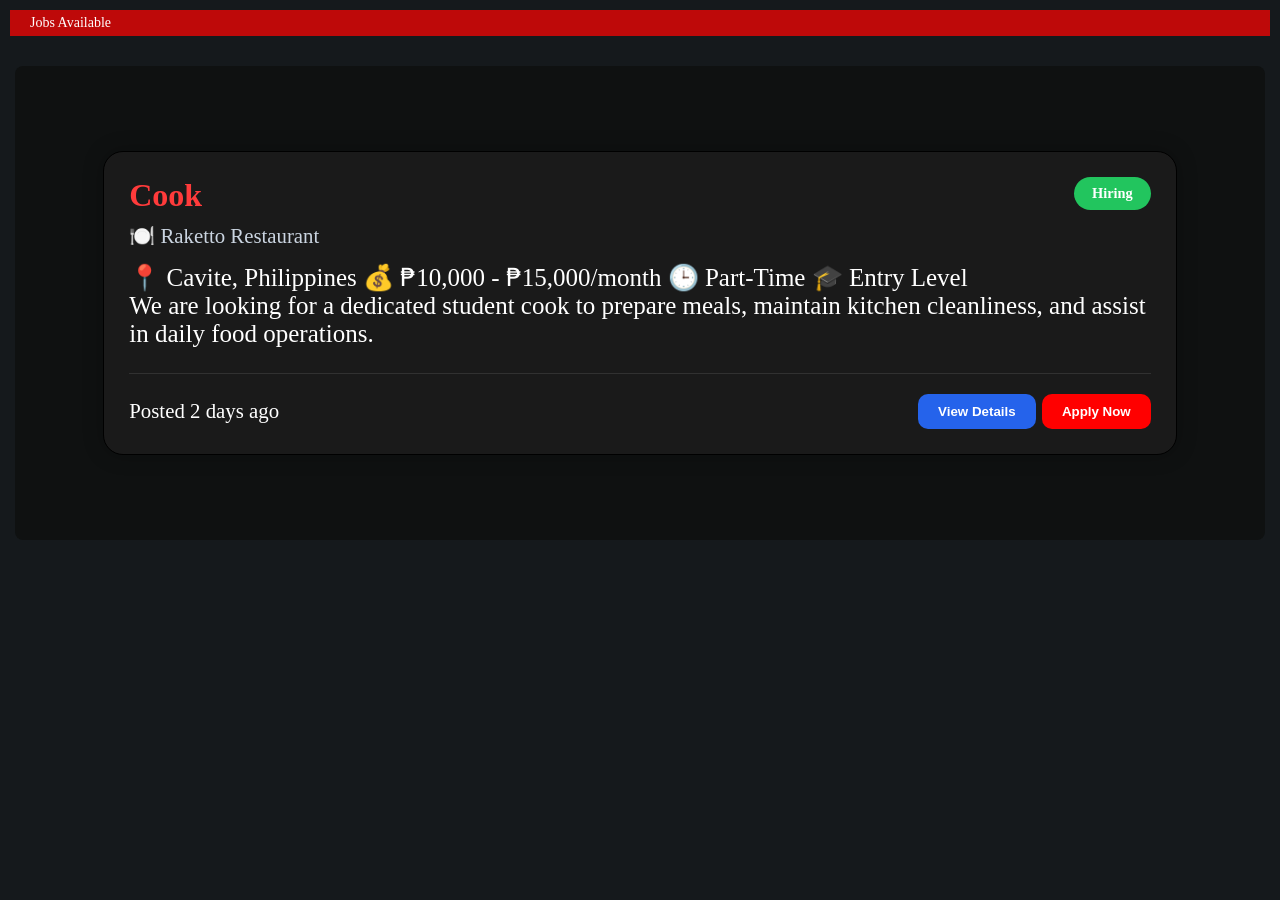
<file: etivac.html>
<!DOCTYPE html>
<html lang="en">
<head>
    <meta charset="UTF-8">
    <meta name="viewport" content="width=device-width, initial-scale=1.0">
    <title>Job Opportunities</title>
    <link rel="stylesheet" href="styles.css">
</head>
<body>
    <div class="box">
        <p>Jobs Available</p>
    </div>
<div class="jobcontainer">

    <div class="job-card">
        <div class="job-header">
            <div>
                <h2>Cook</h2>
                <p class="company">🍽️ Raketto Restaurant</p>
            </div>

        <span class="job-status">Hiring</span>
    </div>

    <div class="job-details">
        <span>📍 Cavite, Philippines</span>
        <span>💰 ₱10,000 - ₱15,000/month</span>
        <span>🕒 Part-Time</span>
        <span>🎓 Entry Level</span>
    </div>

    <p class="job-description">
        We are looking for a dedicated student cook to prepare meals, maintain
        kitchen cleanliness, and assist in daily food operations.
    </p>

    <div class="job-footer">
        <small>Posted 2 days ago</small>

        <div>
            <button class="details-btn">View Details</button>
            <button class="apply-btn">Apply Now</button>
        </div>
    </div>
</div>


    

</div>
</body>
</html>
</file>
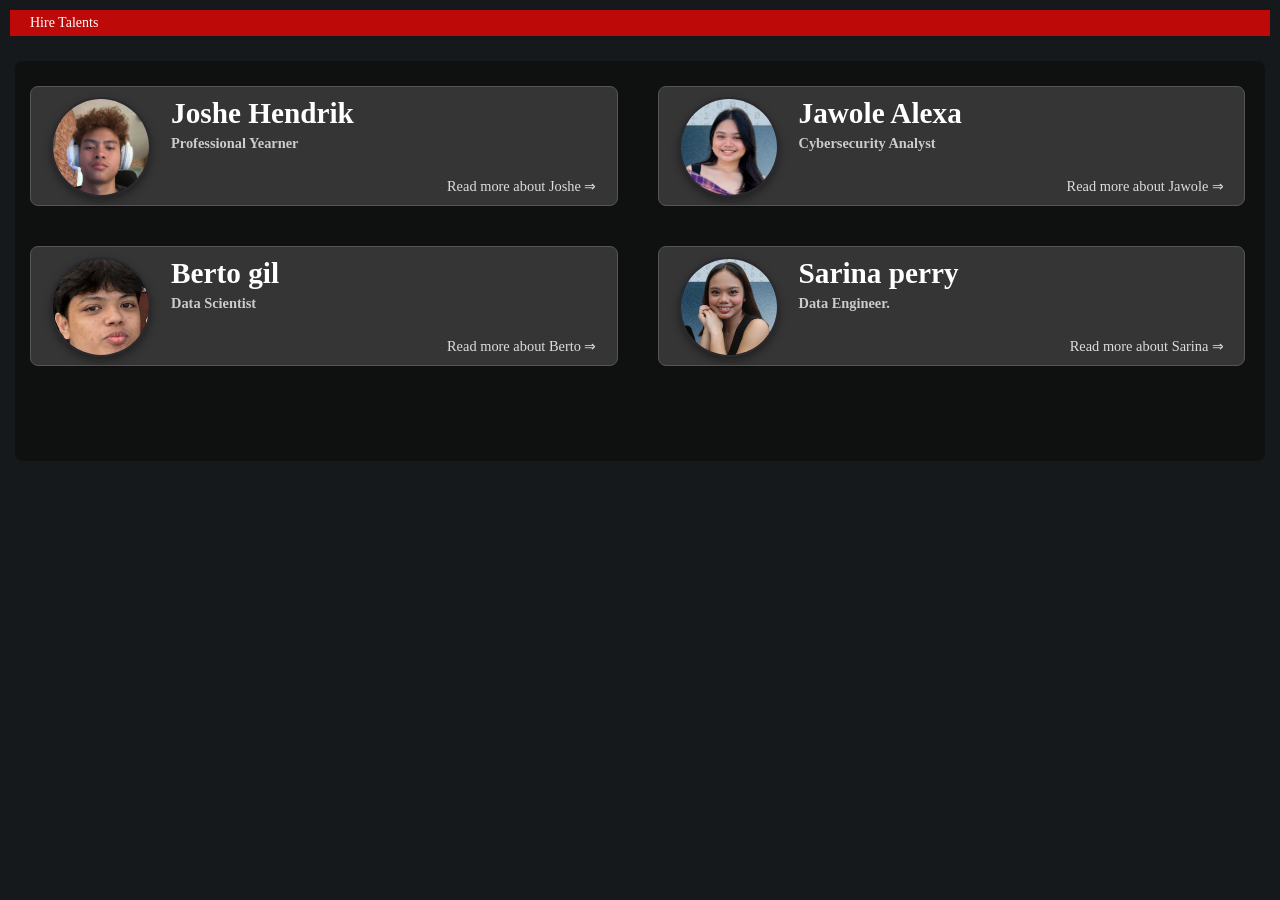
<file: hire.html>
<!DOCTYPE html>
<html lang="en">
<head>
    <meta charset="UTF-8">
    <meta name="viewport" content="width=device-width, initial-scale=1.0">
    <title>Hire Talents</title>
    <link rel="stylesheet" href="styles.css">
</head>
<body>
    <div class="box">
        <p>Hire Talents</p>
    </div>
    
    <div class="hire-container">
    <div class="row">
        <div class="profile-container">   
            <div class = "boxx">
                <img src="profile.jpg">    
            </div>
            <div class="profile-info">
                <h3>Joshe Hendrik</h3>
                <h4>Professional Yearner</h4>   
            </div>
            <a href="#">Read more about Joshe ⇒</a>
        </div>
        <div class="profile-container">   
            <div class = "boxx">
                <img src="jawole.jpg">    
            </div>
            <div class="profile-info">
                <h3>Jawole Alexa</h3>
                <h4>Cybersecurity Analyst</h4>   
            </div>
            <a href="#">Read more about Jawole ⇒</a>
        </div>
    </div> 
    
    <div class="row">
    <div class="profile-container">   
            <div class = "boxx">
                <img src="berto.jpg">    
            </div>
            <div class="profile-info">
                <h3>Berto gil</h3>
                <h4>Data Scientist</h4>   
            </div>
            <a href="#">Read more about Berto ⇒</a>
        </div>

        <div class="profile-container">   
            <div class = "boxx">
                <img src="sarina.jpg">    
            </div>
            <div class="profile-info">
                <h3>Sarina perry</h3>
                <h4>Data Engineer.</h4>   
            </div>
            <a href="#">Read more about Sarina ⇒</a>
        </div>
        </div>
    </div>
</body>
</html>
</file>
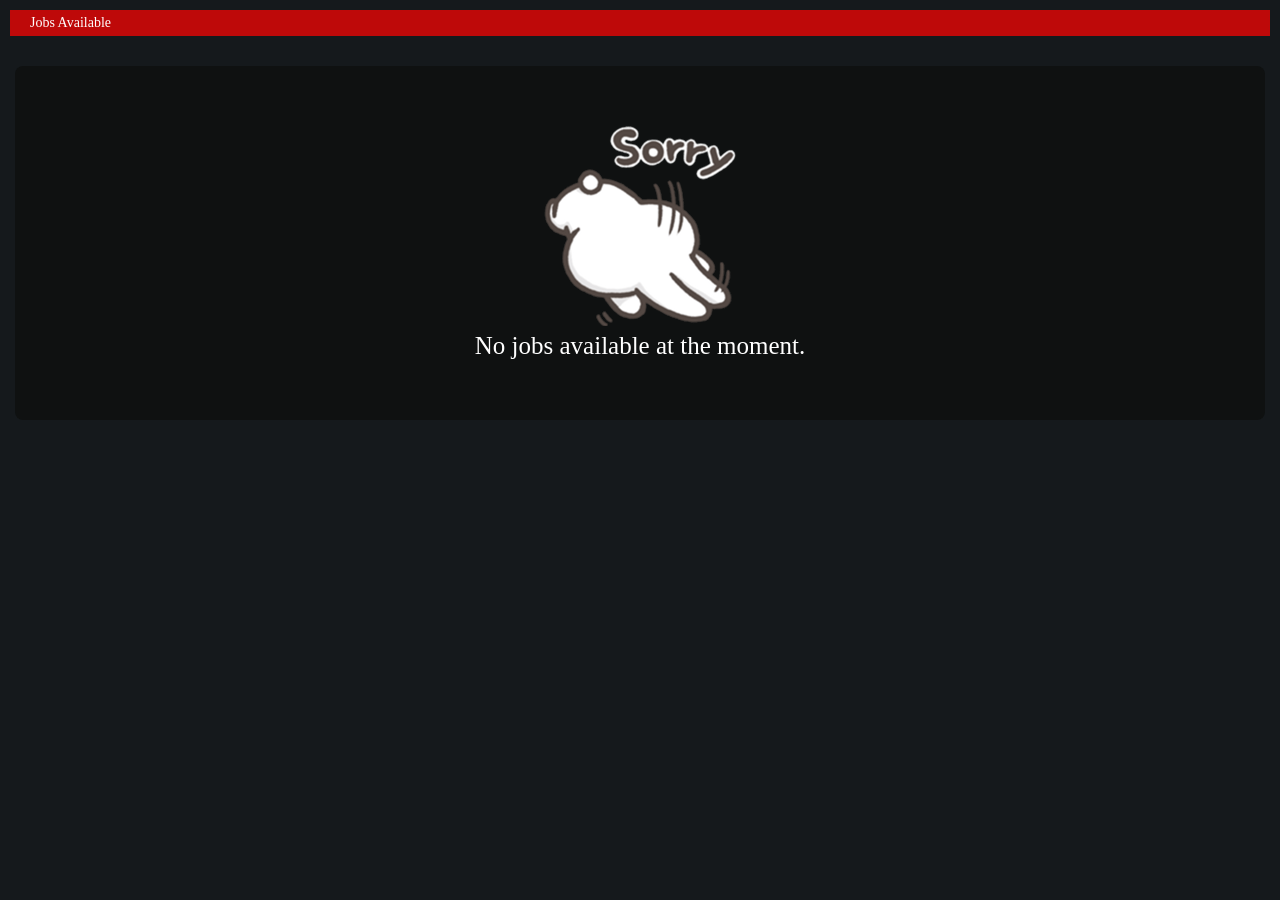
<file: jobpage.html>
<!DOCTYPE html>
<html lang="en">
<head>
    <meta charset="UTF-8">
    <meta name="viewport" content="width=device-width, initial-scale=1.0">
    <title>Job Opportunities</title>
    <link rel="stylesheet" href="styles.css">
</head>
<body>
    <div class="box">
        <p>Jobs Available</p>
    </div>

    <div class="jobcontainer">
        <a target="_blank">
            <img src="sticker_4.png" alt="Job Sticker" style="width: 100%; height: auto;">
        </a>
        <p>No jobs available at the moment.</p>
    </div>
</body>
</html>
</file>
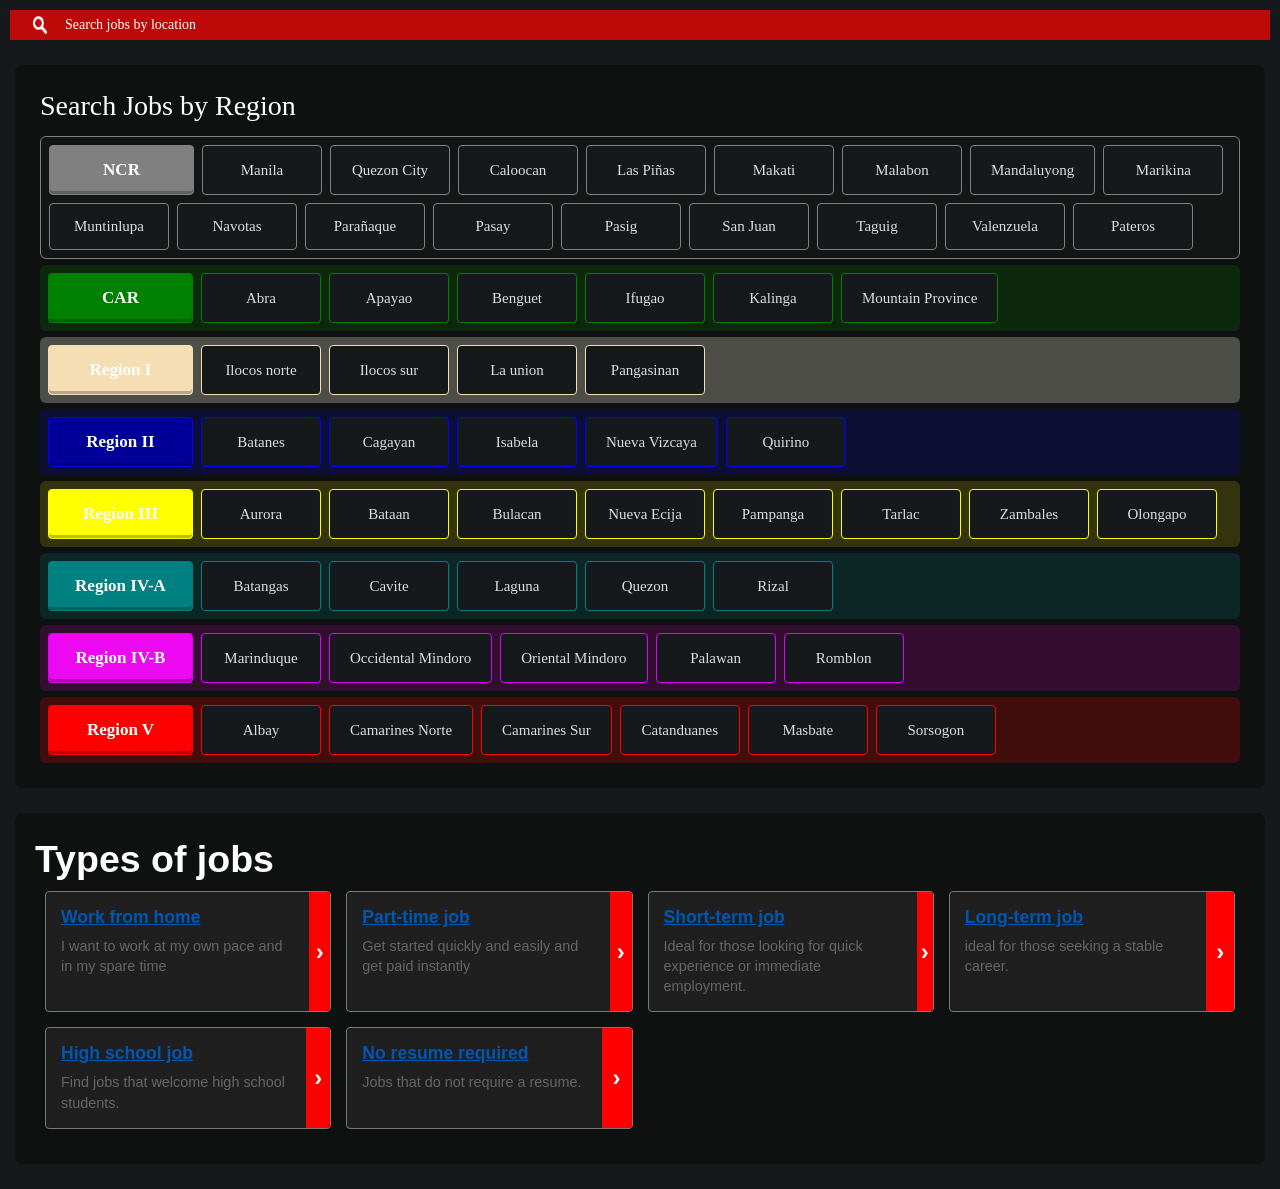
<file: jobs.html>
<!DOCTYPE html>
<html lang="en">
<head>
    <meta charset="UTF-8">
    <meta name="viewport" content="width=device-width, initial-scale=1.0">
    <title>Jobs</title>
    <link rel="stylesheet" href="styles.css">
</head>
<body>
    <div class="box">
    <img src="search-icon.png" class="search-icon">
    <p>Search jobs by location</p>
    </div>

    <div class="job-container">
    
<section class="region-section">
  <h2>Search Jobs by Region</h2>

  <div class="region-tabs ncr">
    <a href="jobpage.html" class="region-btn region-active">NCR</a>
    <a href="jobpage.html" class="region-btn">Manila</a>
    <a href="jobpage.html" class="region-btn">Quezon City</a>
    <a href="jobpage.html" class="region-btn">Caloocan</a>
    <a href="jobpage.html" class="region-btn">Las Piñas</a>
    <a href="jobpage.html" class="region-btn">Makati</a>
    <a href="jobpage.html" class="region-btn">Malabon</a>
    <a href="jobpage.html" class="region-btn">Mandaluyong</a>
    <a href="jobpage.html" class="region-btn">Marikina</a>
    <a href="jobpage.html" class="region-btn">Muntinlupa</a>
    <a href="jobpage.html" class="region-btn">Navotas</a>
    <a href="jobpage.html" class="region-btn">Parañaque</a>
    <a href="jobpage.html" class="region-btn">Pasay</a>
    <a href="jobpage.html" class="region-btn">Pasig</a>
    <a href="jobpage.html" class="region-btn">San Juan</a>
    <a href="jobpage.html" class="region-btn">Taguig</a>
    <a href="jobpage.html" class="region-btn">Valenzuela</a>
    <a href="jobpage.html" class="region-btn">Pateros</a>
  </div>

 <div class="region-tabs car">
    <a href="jobpage.html" class="region-btn region-active">CAR</a>
    <a href="jobpage.html" class="region-btn">Abra</a>
    <a href="jobpage.html" class="region-btn">Apayao</a>
    <a href="jobpage.html" class="region-btn">Benguet</a>
    <a href="jobpage.html" class="region-btn">Ifugao</a>
    <a href="jobpage.html" class="region-btn">Kalinga</a>
    <a href="jobpage.html" class="region-btn">Mountain Province</a>
</div>

<div class="region-tabs r1">
    <a href="jobpage.html" class="region-btn region-active">Region I</a>
    <a href="jobpage.html" class="region-btn">Ilocos norte</a>
    <a href="jobpage.html" class="region-btn">Ilocos sur</a>
    <a href="jobpage.html" class="region-btn">La union</a>
    <a href="jobpage.html" class="region-btn">Pangasinan</a>
</div>

<div class="region-tabs r2">
    <a href="jobpage.html" class="region-btn region-active">Region II</a>
    <a href="jobpage.html" class="region-btn">Batanes</a>
    <a href="jobpage.html" class="region-btn">Cagayan</a>
    <a href="jobpage.html" class="region-btn">Isabela</a>
    <a href="jobpage.html" class="region-btn">Nueva Vizcaya</a>
    <a href="jobpage.html" class="region-btn">Quirino</a    >
</div>

<div class="region-tabs r3">
    <a href="jobpage.html" class="region-btn region-active">Region III</a>
    <a href="jobpage.html" class="region-btn">Aurora</a>
    <a href="jobpage.html" class="region-btn">Bataan</a>
    <a href="jobpage.html" class="region-btn">Bulacan</a>
    <a href="jobpage.html" class="region-btn">Nueva Ecija</a>
    <a href="jobpage.html" class="region-btn">Pampanga</a>
    <a href="jobpage.html" class="region-btn">Tarlac</a>
    <a href="jobpage.html" class="region-btn">Zambales</a>
    <a href="jobpage.html" class="region-btn">Olongapo</a>

</div>

<div class="region-tabs r4-a">
    <a href="jobpage.html" class="region-btn region-active">Region IV-A</a>
    <a href="jobpage.html" class="region-btn">Batangas</a>
    <a href="etivac.html" class="region-btn">Cavite</a>
    <a href="jobpage.html" class="region-btn">Laguna</a>
    <a href="jobpage.html" class="region-btn">Quezon</a>
    <a href="jobpage.html" class="region-btn">Rizal</a>
</div>

<div class="region-tabs r4-b">
    <a href="jobpage.html" class="region-btn region-active">Region IV-B</a>
    <a href="jobpage.html" class="region-btn"> Marinduque </a>
    <a href="jobpage.html" class="region-btn"> Occidental Mindoro </a>
    <a href="jobpage.html" class="region-btn">Oriental Mindoro</a>
    <a href="jobpage.html" class="region-btn">Palawan</a>
    <a href="jobpage.html" class="region-btn">Romblon</a>
</div>
<div class="region-tabs r5">
    <a href="jobpage.html" class="region-btn region-active">Region V</a>
    <a href="jobpage.html" class="region-btn">Albay</a>
    <a href="jobpage.html" class="region-btn">Camarines Norte</a>
    <a href="jobpage.html" class="region-btn">Camarines Sur</a>
    <a href="jobpage.html" class="region-btn">Catanduanes</a>
    <a href="jobpage.html" class="region-btn">Masbate</a>
    <a href="jobpage.html" class="region-btn">Sorsogon</a>
</div>
</div>

<div class="job-container">
<section class="obsession-section">
  <h2>Types of jobs</h2>
  
  <div class="card-grid">

    <a href="jobpage.html" class="card">
      <div class="card-content">
        <h3>Work from home</h3>
        <p>I want to work at my own pace and in my spare time</p>
      </div>
      <div class="card-arrow">
        <span>&rsaquo;</span>
      </div>
    </a>
    
    <a href="jobpage.html" class="card">
      <div class="card-content">
        <h3>Part-time job</h3>
        <p>Get started quickly and easily and get paid instantly</p>
      </div>
      <div class="card-arrow">
        <span>&rsaquo;</span>
      </div>
    </a>

    <a href="jobpage.html" class="card">
      <div class="card-content">
        <h3>Short-term job</h3>
        <p>Ideal for those looking for quick experience or immediate employment.</p>
      </div>
      <div class="card-arrow">
        <span>&rsaquo;</span>
      </div>
    </a>

    <a href="jobpage.html" class="card">
      <div class="card-content">
        <h3>Long-term job</h3>
        <p> ideal for those seeking a stable career.</p>
      </div>
      <div class="card-arrow">
        <span>&rsaquo;</span>
      </div>
    </a>

    <a href="jobpage.html" class="card">
      <div class="card-content">
        <h3>High school job</h3>
        <p> Find jobs that welcome high school students.</p>
      </div>
      <div class="card-arrow">
        <span>&rsaquo;</span>
      </div>
    </a>

    <a href="jobpage.html" class="card">
      <div class="card-content">
        <h3>No resume required</h3>
        <p>Jobs that do not require a resume.</p>
      </div>
      <div class="card-arrow">
        <span>&rsaquo;</span>
      </div>
    </a>
  </div>
</div>
</section>

</section>
</body>
</html>
</file>
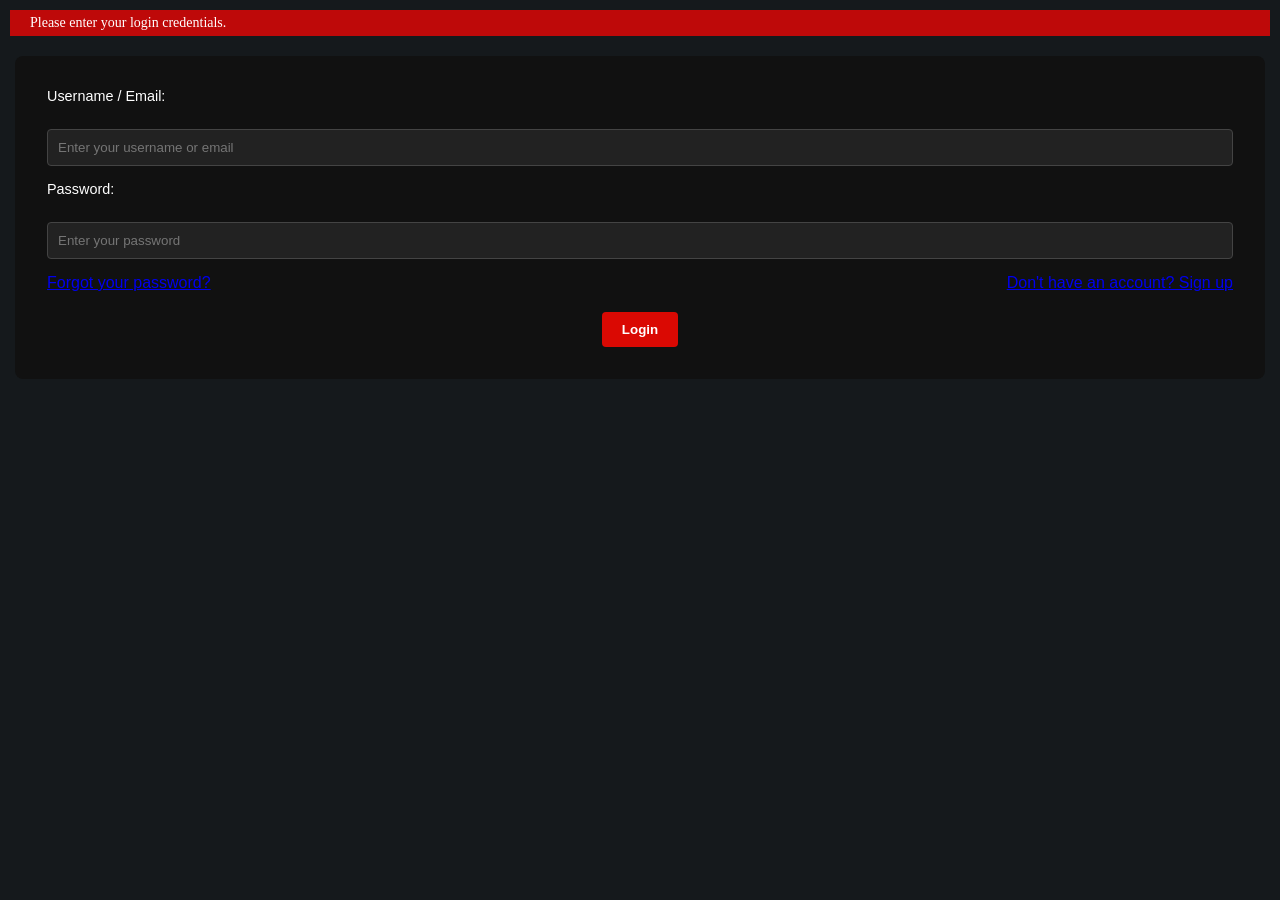
<file: login.html>
<!DOCTYPE html>
<html lang="en">
<head>
    <meta charset="UTF-8">
    <meta name="viewport" content="width=device-width, initial-scale=1.0">
    <title>Login</title>
    <link rel="stylesheet" href="styles.css">
</head>
<body>

    <div class="box">
        <p>Please enter your login credentials.</p>
      
    </div>  
    <div class="job-form-container">
        <form>
            <div class="form-group">
                <label for="username">Username / Email:</label>
                <input type="text" id="username" name="username" placeholder="Enter your username or email" required>
            </div>
            <div class="form-group">
                <label for="password">Password:</label>
                <input type="password" id="password" name="password" placeholder="Enter your password" required>
            </div>
            <div class="link-container">
                <a href="#">Forgot your password?</a>
                <a href="register.html" target="pageFrame">Don't have an account? Sign up</a>
            </div>
            <div class="submit-group">
                <button type="submit" class="submit-btn" id="logsub">Login</button>
            </div>
        </form>
    </div>
</body>
</html>
</file>
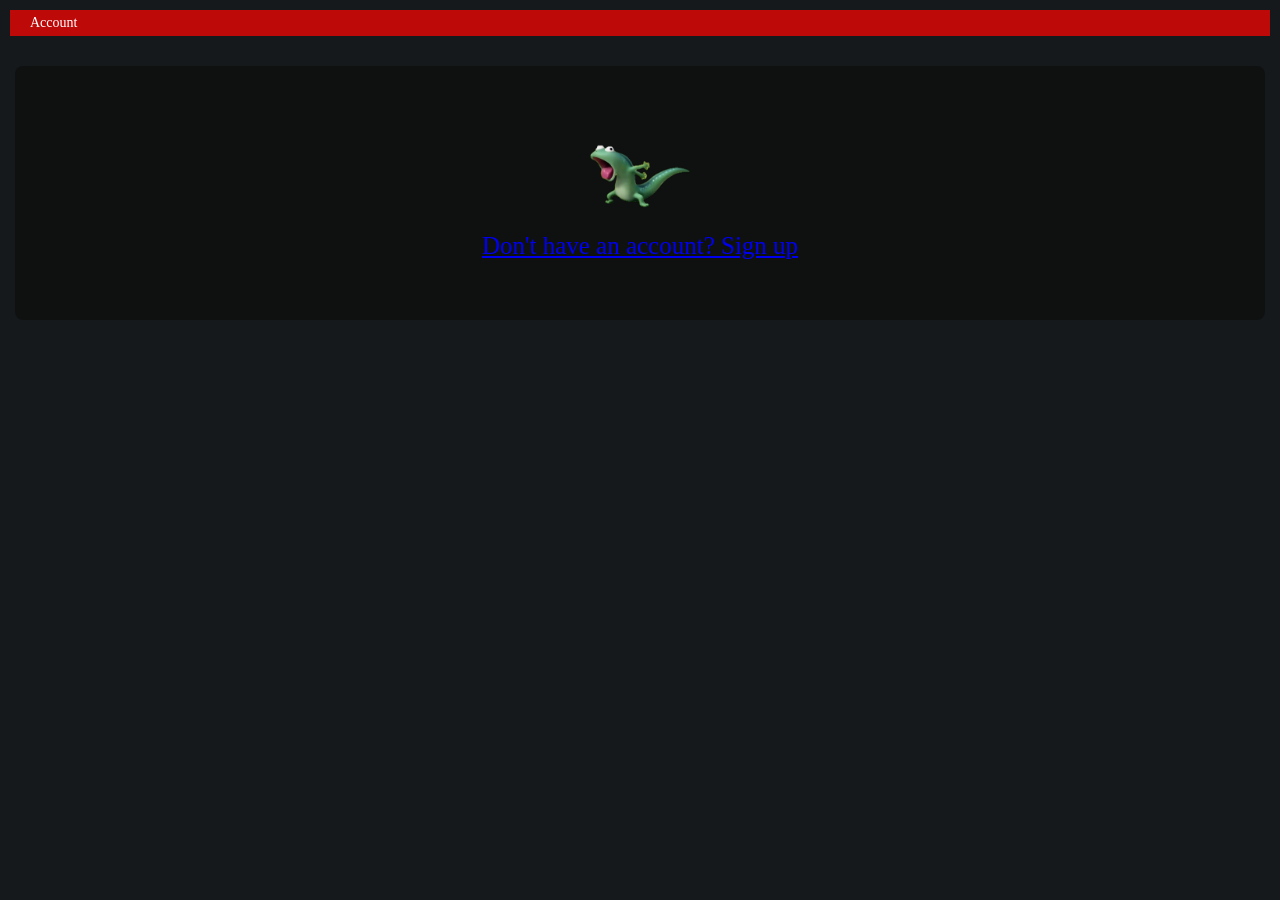
<file: noacc.html>
<!DOCTYPE html>
<html lang="en">
<head>
    <meta charset="UTF-8">
    <meta name="viewport" content="width=device-width, initial-scale=1.0">
    <title>No Account</title>
    <link rel="stylesheet" href="styles.css">
</head>
<body>
    <div class="box">
        <p>Account</p>
    </div>
    <div class="jobcontainer">
        <a target="_blank">
            <img src="nyak.webp" alt="Job Sticker" style="width: 100%; height: 100px;">
        </a>
          <a href="register.html" target="pageFrame">Don't have an account? Sign up</a>
    </div>
</body>
</html>
</file>
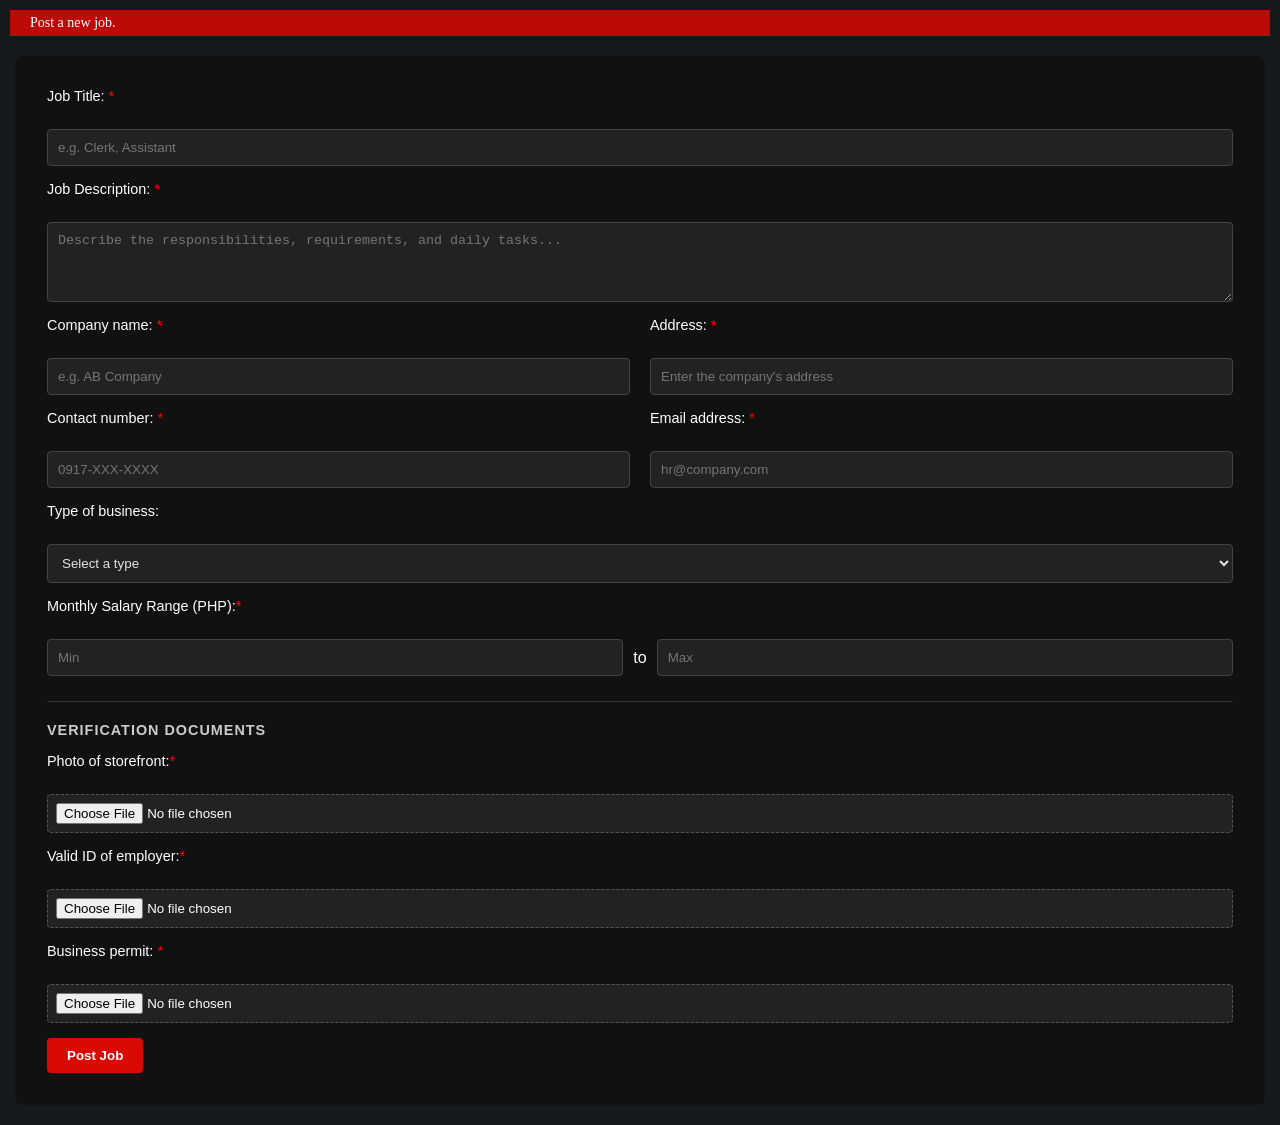
<file: post.html>
<!DOCTYPE html>
<html lang="en">
<head>
    <meta charset="UTF-8">
    <meta name="viewport" content="width=device-width, initial-scale=1.0">
    <title>Post</title>
    <link rel="stylesheet" href="styles.css">
</head>
<body>

    <div class="box">
         <p>Post a new job.</p>    
  
    </div>
<div class="job-form-container">
  <form>
    <div class="form-group">
      <label for="title">Job Title: <span style="color:red;">*</span></label>
      <input type="text" placeholder="e.g. Clerk, Assistant" id="title" name="title" required>
    </div>
    
    <div class="form-group">
      <label for="desc">Job Description: <span style="color:red;">*</span></label>
      <textarea id="desc" placeholder="Describe the responsibilities, requirements, and daily tasks..."name="desc" required></textarea>
    </div>

    <div class="form-row">
      <div class="form-group">
        <label for="company">Company name: <span style="color:red;">*</span></label>
        <input type="text" placeholder="e.g. AB Company" name="company" required>
      </div>
      <div class="form-group">
        <label for="address">Address: <span style="color:red;">*</span></label>
        <input type="text" placeholder="Enter the company's address" id="address" name="address" required>
      </div>
    </div>
    <div class="form-row">
        <div class="form-group">
            <label for="contact">Contact number: <span style="color:red;">*</span></label>
            <input type="text" placeholder="0917-XXX-XXXX" id="contact" name="contact" required>
        </div>
        <div class="form-group">
            <label for="email">Email address: <span style="color:red;">*</span></label>
            <input type="email" placeholder="hr@company.com" id="email" name="email" required>
        </div>
    </div>
    <div class="form-group">
      <label for="type">Type of business:</label>
      <select name="type" id="type">
        <option value="" disabled selected hidden>Select a type</option>
        <option value="sole proprietorship">Sole Proprietorship</option>
        <option value="partnership">Partnership</option>
        <option value="llc">LLC</option>
        <option value="corporate">Corporate</option>
        <option value="nonprofit">Non-Profit</option>
      </select>
    </div>

    <div class="form-group">
        <label>Monthly Salary Range (PHP):<span style="color:red;">*</span></label>
        <div class="salary-wrapper">
            <input type="number" name="min_salary" placeholder="Min" min="0">
            <span class="range-divider">to</span>
            <input type="number" name="max_salary" placeholder="Max" min="0">
        </div>
    </div>
    <div class="upload-section">
    <h3>Verification Documents</h3>
  
        <div class="form-group">
            <label for="storefront">Photo of storefront:<span style="color:red;">*</span></label>
            <input type="file" id="storefront" name="storefront" accept="image/*" required>
        </div>

        <div class="form-group">
            <label for="employer_id">Valid ID of employer:<span style="color:red;">*</span></label>
            <input type="file" id="employer_id" name="employer_id" accept="image/*,application/pdf" required>
        </div>

        <div class="form-group">
            <label for="business_permit">Business permit: <span style="color:red;">*</span></label>
            <input type="file" id="business_permit" name="business_permit" accept="image/*,application/pdf" required>
        </div>
    </div>

   <a href="#loginPopup" class="post-btn"> <button type="submit" class="submit-btn">Post Job</button></a>


  </form>
</div>

</body>
</html>
</file>
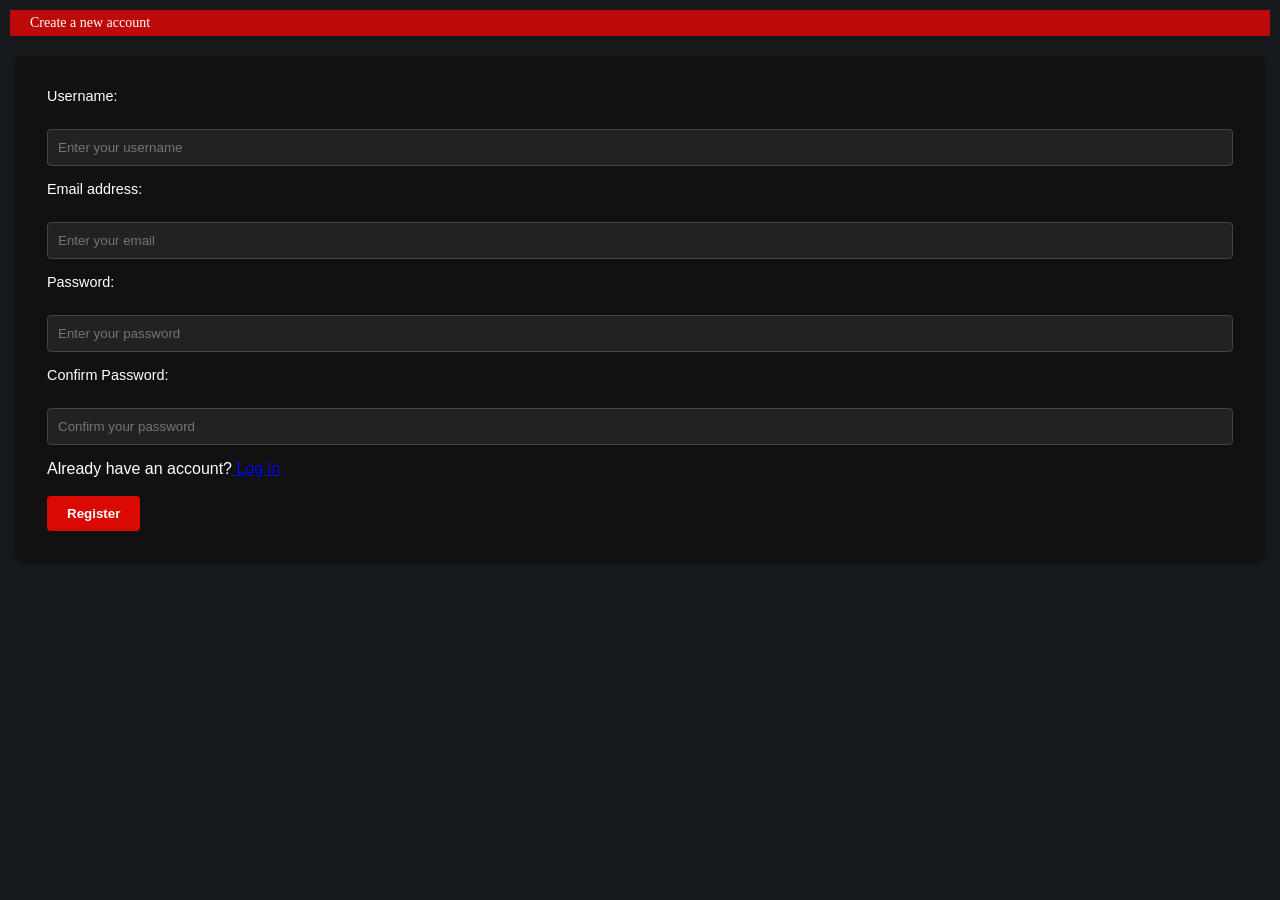
<file: register.html>
<!DOCTYPE html>
<html lang="en">
<head>
    <meta charset="UTF-8">
    <meta name="viewport" content="width=device-width, initial-scale=1.0">
    <title>Raketo</title>
    <link rel="stylesheet" href="styles.css">
</head>
<body>
    <div class="box">
         <p>Create a new account</p>    
    </div>
    <div class="job-form-container">
        <form>
            <div class="form-group">
                <label for="username">Username:</label>
                <input type="text" id="username" name="username" placeholder="Enter your username" required>
            </div>
            <div class="form-group">
                <label for="email">Email address:</label>
                <input type="email" id="email" name="email" placeholder="Enter your email" required>
            </div>
            <div class="form-group">
                <label for="password">Password:</label>
                <input type="password" id="password" name="password" placeholder="Enter your password" required>
            </div>
            <div class="form-group">
                <label for="confirm-password">Confirm Password:</label>
                <input type="password" id="confirm-password" name="confirm-password" placeholder="Confirm your password" required>
            </div>
            <p>Already have an account?<a href="login.html" target="pageFrame"> Log in</a></p><br>
            <button type="submit" class="submit-btn" id="regsub">Register</button>
        </form>
    </div>
    <script = src="reg.js"></script>
</body>
</html>
</file>
<file: styles.css>
* {
  margin: 0;
  padding: 0;
  box-sizing: border-box;
}
body, html {
  overflow-x: hidden; /* Stops the horizontal wobble seen in image_667182.png */
  background-color: #15191c;
}

/*Navigation Bar*/
.navbar {
 min-height: 80px; /* Changed from fixed height to min-height */
  background: #15191c;
  display: flex;
  align-items: center; /* Better centering for mobile */
  justify-content: space-between; /* Spreads logo and menu button */
  padding: 0 20px;
  border-bottom: 4px solid #303030;
  position: relative; 
  z-index: 1000;
}

.logo {
  color: #dc0b0b;
  font-size: 24px; /* Slightly smaller for mobile compatibility */
  font-weight: bold;
  font-family: Arial, sans-serif;
}

.logo a {
  color: inherit;
  text-decoration: none;
}

.tabs {
  display: flex;
  align-items: flex-end;
  margin-right: 0;
}

.tab {
  color: white;
  text-decoration: none;
  padding: 12px 20px; /* Reduced padding for mobile */
  min-width: 100px;
  text-align: center;
  border-radius: 7px 7px 0 0;
  font: bold 13px Arial, sans-serif;
  border: 1px solid #4a4a4a;
  border-bottom: none;
  transition: background 0.2s;
}

.tab + .tab {
  margin-left: 4px;
}

.tab:hover {
  filter: brightness(1.15);
}

.red {
  background: #990000;
}

.yellow {
  background: #a88700;
}
.blue {
  background: #0ca5e2b0;
}
.active {
  padding-top: 18px;
  padding-bottom: 18px;
  z-index: 2;
  box-shadow: 0 -2px 8px rgba(255, 255, 255, 0.08);
}
/*Menu*/
#menuBtn {
  background: #15191c;
  color: white;
  border: 1px solid #4a4a4a;
  padding: 8px 15px;
  border-radius: 6px;
  cursor: pointer;
}
.menu-wrapper {
  position: relative;
}

.dropdown {
  position: absolute;
  top: 100%;
  right: 0;
  width: 180px;
  background: #111111; 
  border: 1px solid #333333; 
  display: none;
  box-shadow: 0 10px 25px rgba(0,0,0,0.5);
}

.dropdown.show {
  display: block;
}

.dropdown a {
  display: flex; 
  align-items: center;
  justify-content: space-between; /* Positions text and optional arrows */
  padding: 14px 20px;
  text-decoration: none;
  color: #e0e0e0;
  font-family: 'Inter', sans-serif; /* Cleaner, modern font */
  font-size: 0.95rem;
  transition: all 0.2s ease;
}

.dropdown a:hover {
  /* Subtle dark hover rather than bright gray */
  background: #1a1a1a; 
  color: #ffffff;
  /* Adds a green accent line on the left, similar to the login button style */
  box-shadow: inset 4px 0 0 #ff0000; 
}

/* Optional: Add a divider between sections */
.dropdown a:not(:last-child) {
  border-bottom: 1px solid #222;
}
/*Search Box*/
.box{
  padding: 5px;
  padding-left: 20px;
  margin: 10px;
  background: #be0909;
  display: flex;
  align-items: center;
  gap: 5px;
}
.search-icon {
  width: 20px;
  height: 20px;
  margin-right: 10px;
}
.box p{
  color: white;
  font-size: 14px;
}
/*Region Sections*/
.region-section {
  margin: 20px 25px;
}
.region-btn {
  display: inline-block;
  text-decoration: none;
  min-width: 120px;
  padding: 14px 20px;
  background: #15191c;
  color: #ddd;
  border: 1px solid gray;
  border-radius: 4px;
  text-align: center;
}

.region-section h2 {
  font-family: Georgia, serif;
  font-size: 28px;
  font-weight: 500;
  color: rgb(255, 255, 255);
  margin-bottom: 14px;
}

.region-tabs {
  display: flex;
  flex-wrap: wrap;
  align-items: stretch;
  gap: 8px;
  padding: 8px;
  border-radius: 6px;
  margin-bottom: 6px;
}
.region-tabs a {
  flex: 0 0 auto;  /* ensures consistent spacing */
}

.region-tabs a,
.region-tabs button {
  min-width: 120px;
  padding: 14px 20px;
  background: #15191c;
  color: #ddd;
  border-radius: 4px;
  cursor: pointer;
  font-size: 15px;
  text-decoration: none;
  text-align: center;
  display: inline-flex;
  align-items: center;
  justify-content: center;
  transition: all 0.2s ease;
}


.region-tabs .region-active {
  min-width: 145px;
  color: white;
  font-weight: bold;
  font-size: 17px;
  box-shadow: inset 0 -3px rgba(0, 0, 0, 0.25);
}

.region-tabs a:not(.region-active):hover,
.region-tabs button:not(.region-active):hover {
  background: var(--main-color);
  color: white;
  transform: translateY(-2px);
}

.region-tabs.ncr {
  background: rgba(128, 128, 128, 0.048);
  display: flex;
  flex-wrap: wrap;
  border: 1px solid gray;
  flex-wrap: wrap;
}
.region-tabs.ncr .region-active {
  background: gray;
  flex: 0 0 140px;
  display: flex;
  align-items: center;
  justify-content: center;
}

.region-tabs.car {
  background: rgba(0, 128, 0, 0.218);
}
.region-tabs.car a{
    border: 1px solid green;
}
.region-tabs.car .region-active {
  background: green;
}
.region-tabs.r1 {
  background: rgba(245, 245, 220, 0.27);
}
.region-tabs.r1 a{
    border: 1px solid wheat;
}
.region-tabs.r1 .region-active {
  background: wheat;
}
.region-tabs.r2 {
  background: rgba(0, 0, 255, 0.15);
}
.region-tabs.r2 a{
    border: 1px solid blue;
}
.region-tabs.r2 .region-active {
  background: #000099;
}
.region-tabs.r3 {
  background: rgba(255, 255, 0, 0.15);
}
.region-tabs.r3 a{
    border: 1px solid yellow;
}
.region-tabs.r3 .region-active {
  background: #ffff00;
}
.region-tabs.r4-a {
  background: rgba(0, 128, 128, 0.182);
}
.region-tabs.r4-a   a{
    border: 1px solid teal;
}
.region-tabs.r4-a .region-active {
  background: teal;
}
.region-tabs.r4-b {
  background: rgba(255, 0, 234, 0.15);
}
.region-tabs.r4-b a{
  border: 1px solid rgb(221, 0, 255);
}
.region-tabs.r4-b .region-active {
  background: #ec08f0;
}
.region-tabs.r5 {
  background: rgba(255, 0, 0, 0.207);
}
.region-tabs.r5 a{
    border: 1px solid red;
}
.region-tabs.r5 .region-active {
  background: red;
}

/* Container styling */
.obsession-section {
  padding: 20px;
  font-family: sans-serif;
  border-radius: 20px;
}

/* Grid Layout: 3 columns on desktop, 1 on mobile */
.card-grid {
  display: grid;
  grid-template-columns: repeat(auto-fill, minmax(280px, 1fr));
  gap: 15px;
  padding: 10px;
}

/* Individual Card Styling */
.card {
  display: flex;
  background: #1f1f1f;
  text-decoration: none;
  border: 1px solid #797878;
  border-radius: 4px;
  overflow: hidden;
  transition: transform 0.2s;
}

.card:hover {
  transform: translateY(-2px);
  box-shadow: 0 4px 8px rgba(0,0,0,0.1);
}

/* Text area */
.card-content {
  padding: 15px;
  flex-grow: 1;
}

.card-content h3 {
  color: #0056b3;
  margin: 0 0 8px 0;
  font-size: 1.1rem;
  text-decoration: underline;
}

.card-content p {
  color: #666;
  font-size: 0.9rem;
  margin: 0;
  line-height: 1.4;
}

/* The Orange Arrow Tab */
.card-arrow {
  background-color: #ff0000;
  width: 30px;
  display: flex;
  align-items: center;
  justify-content: center;
  color: white;
  font-size: 1.5rem;
  font-weight: bold;
}
/* Job Page */
.jobcontainer {
  padding: 60px;
  background-color: #0f1111;
  display: flex;
  flex-direction: column;
  justify-content: center;
  align-items: center;
  color: white;
  margin: 25px 15px;
  border-radius: 8px;
  font-size: 25px;
}
.job-container {
  background-color: #0f1111;
  justify-content: center;
  align-items: center;
  color: white;
  margin: 25px 15px;
  border-radius: 8px;
  font-size: 25px;
  padding-top: 5px;
  padding-bottom: 5px;
}
/*post job page*/
.job-form-container {
  background-color: #111; /* Matching your dark theme */
  color: white;
  padding: 2rem;
  border-radius: 8px;
  margin: 20px 15px;
  font-family: sans-serif;
}
/* Talent page */
.hire-container {
  background-color: #0f1111;
  justify-content: center;
  align-items: center;
  color: white;
  margin: 25px 15px;
  font-size: 25px;
  padding-top: 5px;
  padding-bottom: 5px;
  height: 400px;
  border-radius: 8px;
}
.row {
  display: flex;
  gap: 5px;
  flex-direction: row;
}
.profile-container {
    display: flex;
    flex-direction: row;
    background-color: #353535;
    gap: 10px;
    width: 50%;
    height: 120px;
    padding-left: 20px;
    padding-right: 20px;
    box-sizing: border-box;
    margin: 20px;
    margin-left: 15px;
    border-radius: 8px;
    border: 1px solid #555;
}
.profile-info {
    display: flex;
    flex-direction: column;
    gap: 5px;
    padding: 10px;
}
.profile-info h3 {
    margin: 0;
    color: #fff;
}
.profile-info h4 {
    margin: 0;
    color: #ccc;
    font-size: 0.9rem;
}
.profile-container a {
    display: flex;
    margin: 0;
    color: #ddd;
    font-size: 0.9rem;
    align-self: flex-end;
    text-decoration: none;
    margin-left: auto;
    align-self: flex-end;
    padding-bottom: 10px;
}
.boxx {
    width: 100px;
    height: 100px;   
    display: flex;
    justify-content: center;
    align-items: center;
    box-shadow: 0px 4px 8px rgba(0, 0, 0, 0.4);
    overflow: hidden;
    border-radius: 50%; /* Circle shape layout */
    border: 2px solid #2a2a30;
    background-color: #15191c;
    margin-top: 10px; 
}

.boxx img {
    width: 100%;
    height: 100%;
    object-fit: cover;
}

/* Layout logic */
.form-group {
  display: flex;
  flex-direction: column;
  margin-bottom: 15px;
  gap : 20px;
}

.form-row {
  display: flex;
  gap: 20px; /* Space between Company and Location */
}

.form-row .form-group {
  flex: 1;
}

/* Input styling */
label {
  margin-bottom: 5px;
  font-size: 0.9rem;
}

input, textarea, select {
  padding: 10px;
  border-radius: 4px;
  border: 1px solid #444;
  background-color: #222;
  color: #ffffffdf;
}

textarea {
  resize: vertical;
  min-height: 80px;
}

/*salary input*/
.salary-wrapper {
  display: flex;
  align-items: center;
  gap: 10px;
}

.salary-wrapper input[type="number"] {
  flex: 1; /* Makes both inputs take equal width */
  background: #222;
  color: #fff;
  padding: 10px;
  border: 1px solid #444;
  border-radius: 4px;
}
/* Upload section styling */
.upload-section {
  margin-top: 25px;
  padding-top: 20px;
  border-top: 1px solid #333;
}

.upload-section h3 {
  font-size: 0.9rem;
  color: #ccc;
  margin-bottom: 15px;
  text-transform: uppercase;
  letter-spacing: 1px;
}

/* Styling the file upload buttons */
input[type="file"] {
  background: #222;
  color: #fff;
  padding: 8px;
  border: 1px dashed #555;
  cursor: pointer;
}

input[type="file"]:hover {
  border-color: #888;
  background: #2a2a2a;
}
/* Link styling */
.link-container {
  display: flex;
  justify-content: space-between; /* Pushes items to the far left and far right */
  align-items: center;           /* Keeps them vertically aligned */
  width: 100%;                   /* Ensure it spans the width of your form */
  margin-bottom: 15px;           /* Adds space before the Login button */
}
/* Button styling */
.submit-btn {
  background-color: #ff0800d7;
  border: none;
  padding: 10px 20px;
  border-radius: 4px;
  cursor: pointer;
  font-weight: bold;
  transition: background 0.3s;
  color: white;
  text-align: center;
}

.submit-btn:hover {
  background-color: #ff0000c8;
}
.submit-group {
  display: flex;
  justify-content: center; 
  margin-top: 20px;
}

/* Iframe styling */
iframe {
  width: 100%;
  height: calc(100vh - 80px); /* Adjusted to match new navbar height */
  border: none;
  display: block;
}

.jobcontainer {
    display: flex;
    justify-content: center;
    margin-top: 30px;
}

/* JOB CARD */
.job-card {
    background: rgb(26, 26, 26);
    border: 1px solid #000000;
    border-radius: 20px;
    padding: 25px;
    margin: 25px auto;
    width: 95%;
    box-shadow: 0 0 20px rgba(0, 0, 0, 0.25);
    transition: all 0.3s ease;
}

.job-card:hover {
    transform: translateY(-5px);
}

/* HEADER */
.job-header {
    display: flex;
    justify-content: space-between;
    align-items: flex-start;
    margin-bottom: 15px;
}

.job-header h2 {
    color: #ff3b3b;
    font-size: 2rem;
    margin-bottom: 10px;
}

.company {
    color: #cbd5e1;
    font-size: 1.3rem;
}

/* HIRING BADGE */
.job-status {
    background: #22c55e;
    color: white;
    padding: 8px 18px;
    border-radius: 30px;
    font-size: 0.9rem;
    font-weight: bold;
}

/* META INFO */
.job-meta {
    display: flex;
    flex-wrap: wrap;
    gap: 25px;
    margin: 20px 0;
    color: #e2e8f0;
    font-size: 1.2rem;
}

.job-meta span {
    display: flex;
    align-items: center;
    gap: 8px;
}

/* DESCRIPTION */
.job-details p {
    color: #d1d5db;
    font-size: 1.15rem;
    line-height: 1.7;
    margin: 20px 0;
}


.skill-tag {
    background: #0f274d;
    color: #60a5fa;
    padding: 8px 15px;
    border-radius: 20px;
    font-size: 0.9rem;
}

/* FOOTER */
.job-footer {
    border-top: 1px solid rgba(255,255,255,0.1);
    margin-top: 25px;
    padding-top: 20px;

    display: flex;
    justify-content: space-between;
    align-items: center;
}

.posted-date {
    color: #94a3b8;
}

/* BUTTONS */
.details-btn,
.apply-btn {
    border: none;
    padding: 10px 20px;
    border-radius: 10px;
    cursor: pointer;
    font-weight: 600;
    transition: 0.3s;
}

.details-btn {
    background: #2563eb;
    color: white;
}

.details-btn:hover {
    background: #1d4ed8;
}

.apply-btn {
    background: #ff0000;
    color: white;
}

.apply-btn:hover {
    background: #cc0000;
}
</file>
